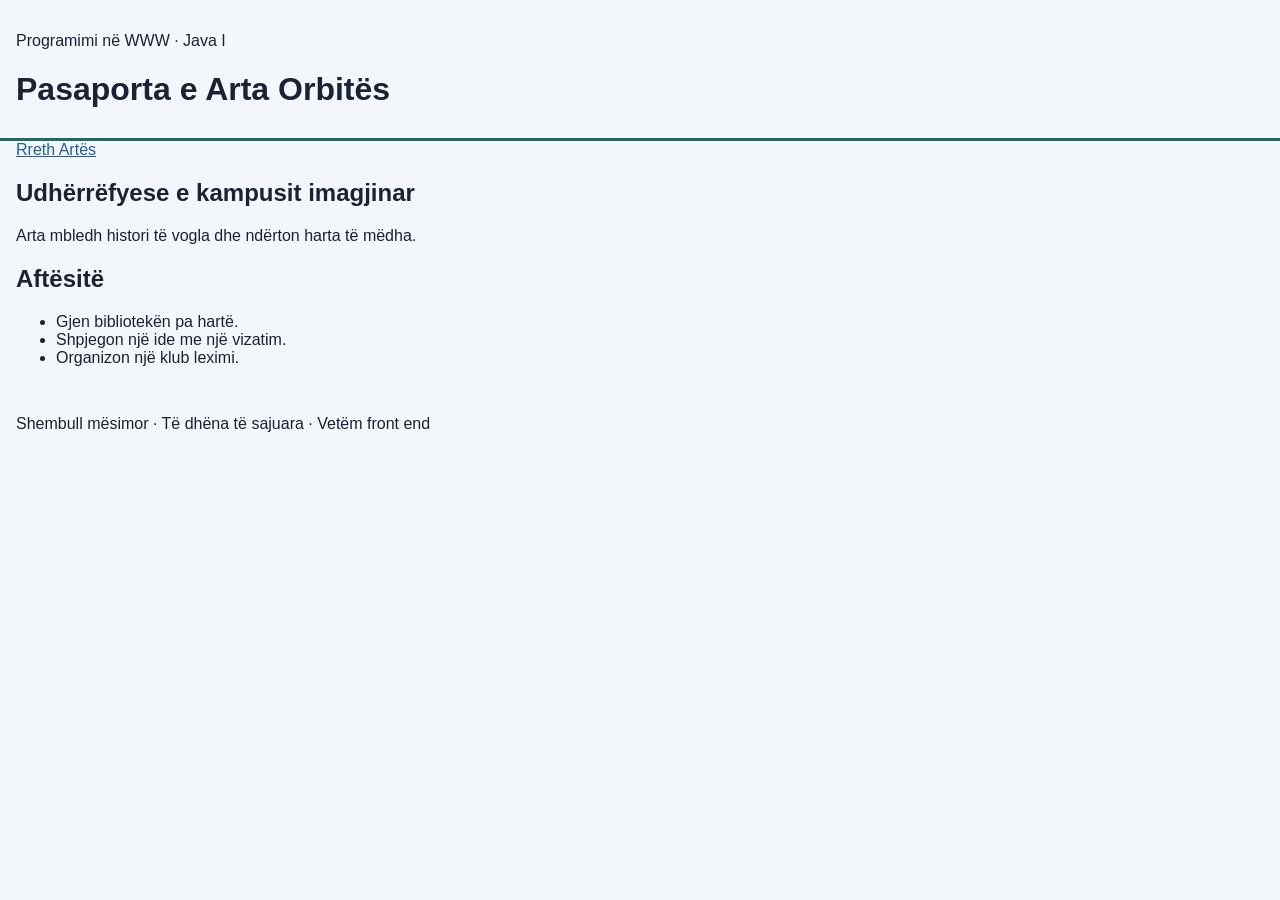
<file: JavaI/index.html>
<!DOCTYPE html>
<html lang="sq">
<head>
  <meta charset="UTF-8">
  <meta name="viewport" content="width=device-width, initial-scale=1.0">
  <title>Pasaporta e Arta Orbitës</title>
  <link rel="stylesheet" href="style.css">
</head>
<body>
  <header>
    <p>Programimi në WWW · Java I</p>
    <h1>Pasaporta e Arta Orbitës</h1>
  </header>
  <main>
    <nav>
      <a href="rreth.html">Rreth Artës</a>
    </nav>
    <h2>Udhërrëfyese e kampusit imagjinar</h2>
    <p>Arta mbledh histori të vogla dhe ndërton harta të mëdha.</p>
    <h2>Aftësitë</h2>
    <ul>
      <li>Gjen bibliotekën pa hartë.</li>
      <li>Shpjegon një ide me një vizatim.</li>
      <li>Organizon një klub leximi.</li>
    </ul>
  </main>
  <footer>
    <p>Shembull mësimor · Të dhëna të sajuara · Vetëm front end</p>
  </footer>
</body>
</html>
</file>
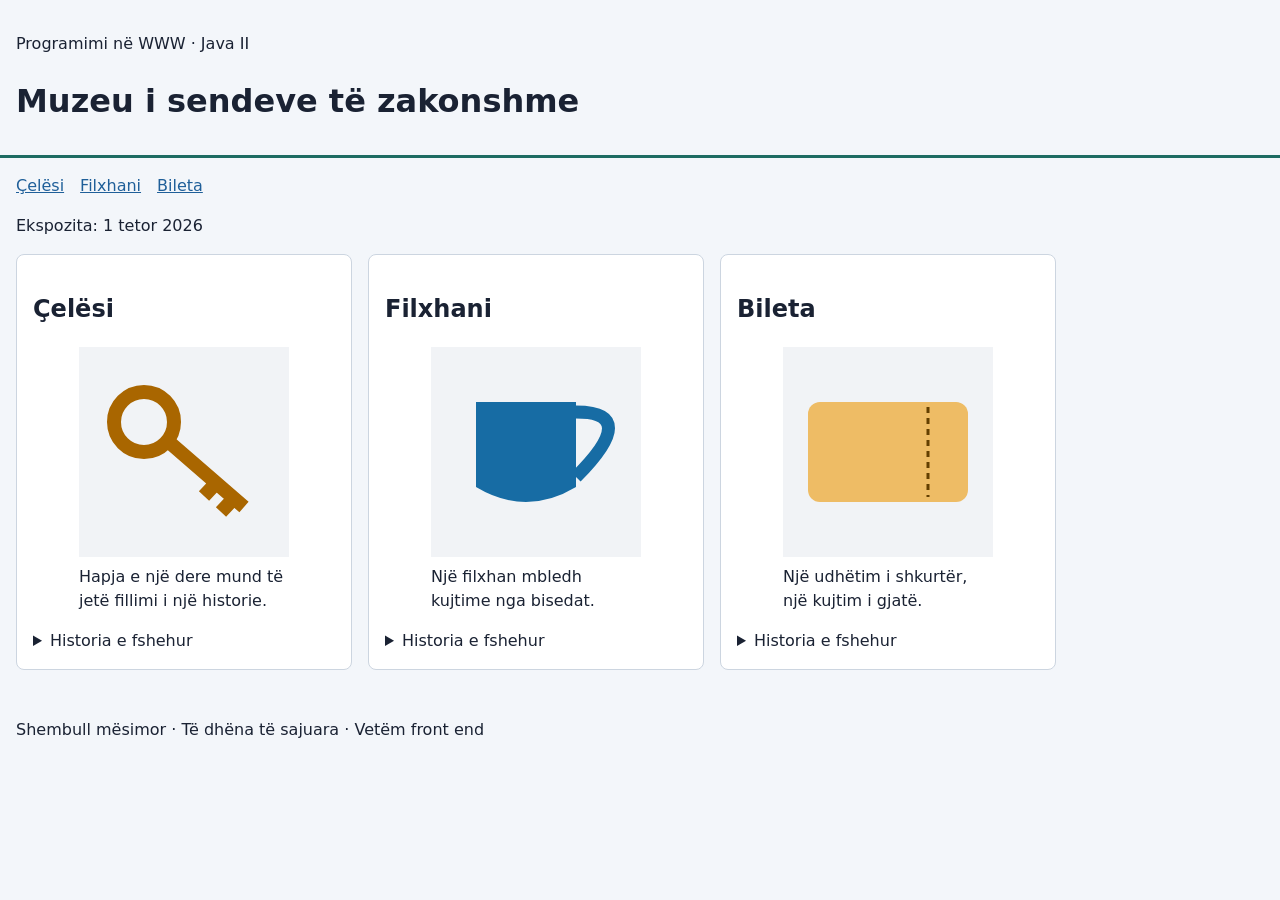
<file: JavaII/index.html>
<!doctype html>
<html lang="sq">
  <head>
    <meta charset="UTF-8" />
    <meta name="viewport" content="width=device-width, initial-scale=1" />
    <title>Muzeu i sendeve të zakonshme</title>
    <link rel="stylesheet" href="style.css" />
  </head>
  <body>
    <a class="skip" href="#main">Kalo te përmbajtja</a>
    <header>
      <p>Programimi në WWW · Java II</p>
      <h1>Muzeu i sendeve të zakonshme</h1>
    </header>
    <main id="main">
      <nav aria-label="Sendet e ekspozitës">
        <ul>
          <li><a href="#celesi">Çelësi</a></li>
          <li><a href="#filxhani">Filxhani</a></li>
          <li><a href="#bileta">Bileta</a></li>
        </ul>
      </nav>
      <p>Ekspozita: <time datetime="2026-10-01">1 tetor 2026</time></p>

      <section class="galeria" aria-label="Sendet e muzeut">
        <article id="celesi" class="karta">
          <h2>Çelësi</h2>
          <figure>
            <img src="celesi.svg" alt="Çelës i vjetër ngjyrë bronzi me kokë të rrumbullakët" width="210" height="210" />
            <figcaption>Hapja e një dere mund të jetë fillimi i një historie.</figcaption>
          </figure>
          <details>
            <summary>Historia e fshehur</summary>
            <p>Ky çelës u gjet në xhepin e një palltoje të harruar në bibliotekë. Askush nuk e di cilën derë hap.</p>
          </details>
        </article>

        <article id="filxhani" class="karta">
          <h2>Filxhani</h2>
          <figure>
            <img src="filxhani.svg" alt="Filxhan blu me dorezë të rrumbullakët" width="210" height="210" />
            <figcaption>Një filxhan mbledh kujtime nga bisedat.</figcaption>
          </figure>
          <details>
            <summary>Historia e fshehur</summary>
            <p>Nga ky filxhan u pi çaji i parë i klubit të leximit. Që atëherë, çdo takim nis me të.</p>
          </details>
        </article>

        <article id="bileta" class="karta">
          <h2>Bileta</h2>
          <figure>
            <img src="bileta.svg" alt="Biletë e verdhë me vijë të ndërprerë për t'u shqyer" width="210" height="210" />
            <figcaption>Një udhëtim i shkurtër, një kujtim i gjatë.</figcaption>
          </figure>
          <details>
            <summary>Historia e fshehur</summary>
            <p>Bileta e një treni të mbrëmjes drejt detit. Pjesa e shqyer mbeti te kontrollori.</p>
          </details>
        </article>
      </section>
    </main>
    <footer>Shembull mësimor · Të dhëna të sajuara · Vetëm front end</footer>
  </body>
</html>
</file>
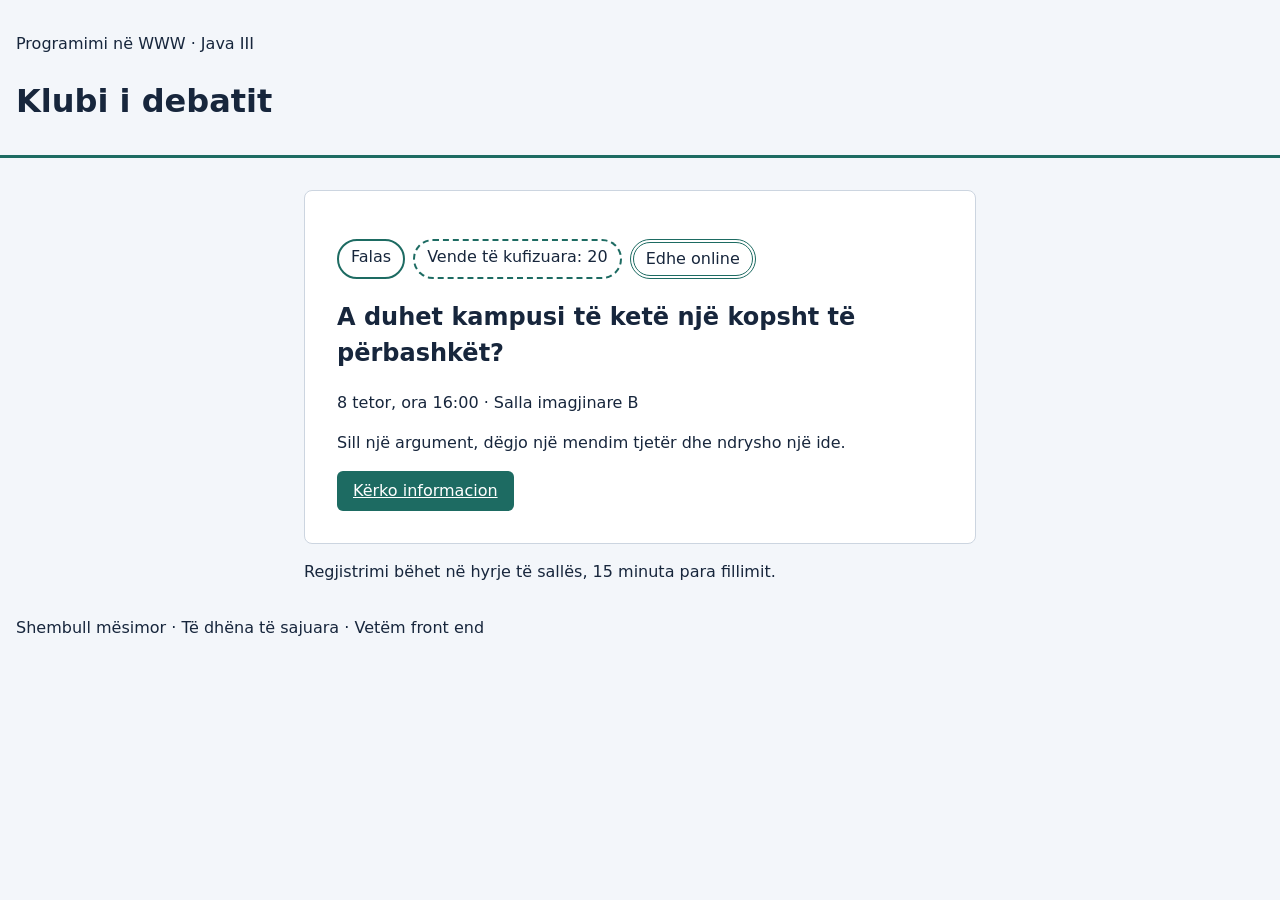
<file: JavaIII/index.html>
<!doctype html>
<html lang="sq">
  <head>
    <meta charset="UTF-8" />
    <meta name="viewport" content="width=device-width, initial-scale=1" />
    <title>Klubi i debatit</title>
    <link rel="stylesheet" href="style.css" />
    <link rel="stylesheet" href="gabime.css" />
  </head>
  <body>
    <a class="skip" href="#main">Kalo te përmbajtja</a>
    <header class="koka">
      <p>Programimi në WWW · Java III</p>
      <h1>Klubi i debatit</h1>
    </header>
    <main id="main">
      <article id="poster" class="poster">
        <ul class="etiketat" aria-label="Informata për hyrjen">
          <li class="etiketa etiketa--falas">Falas</li>
          <li class="etiketa etiketa--kufizuar">Vende të kufizuara: 20</li>
          <li class="etiketa etiketa--online">Edhe online</li>
        </ul>
        <h2>A duhet kampusi të ketë një kopsht të përbashkët?</h2>
        <p><time datetime="2026-10-08T16:00">8 tetor, ora 16:00</time> · Salla imagjinare B</p>
        <p>Sill një argument, dëgjo një mendim tjetër dhe ndrysho një ide.</p>
        <a class="butoni" href="#regjistrimi">Kërko informacion</a>
      </article>
      <p id="regjistrimi" class="shenim">Regjistrimi bëhet në hyrje të sallës, 15 minuta para fillimit.</p>
    </main>
    <footer>Shembull mësimor · Të dhëna të sajuara · Vetëm front end</footer>
  </body>
</html>
</file>
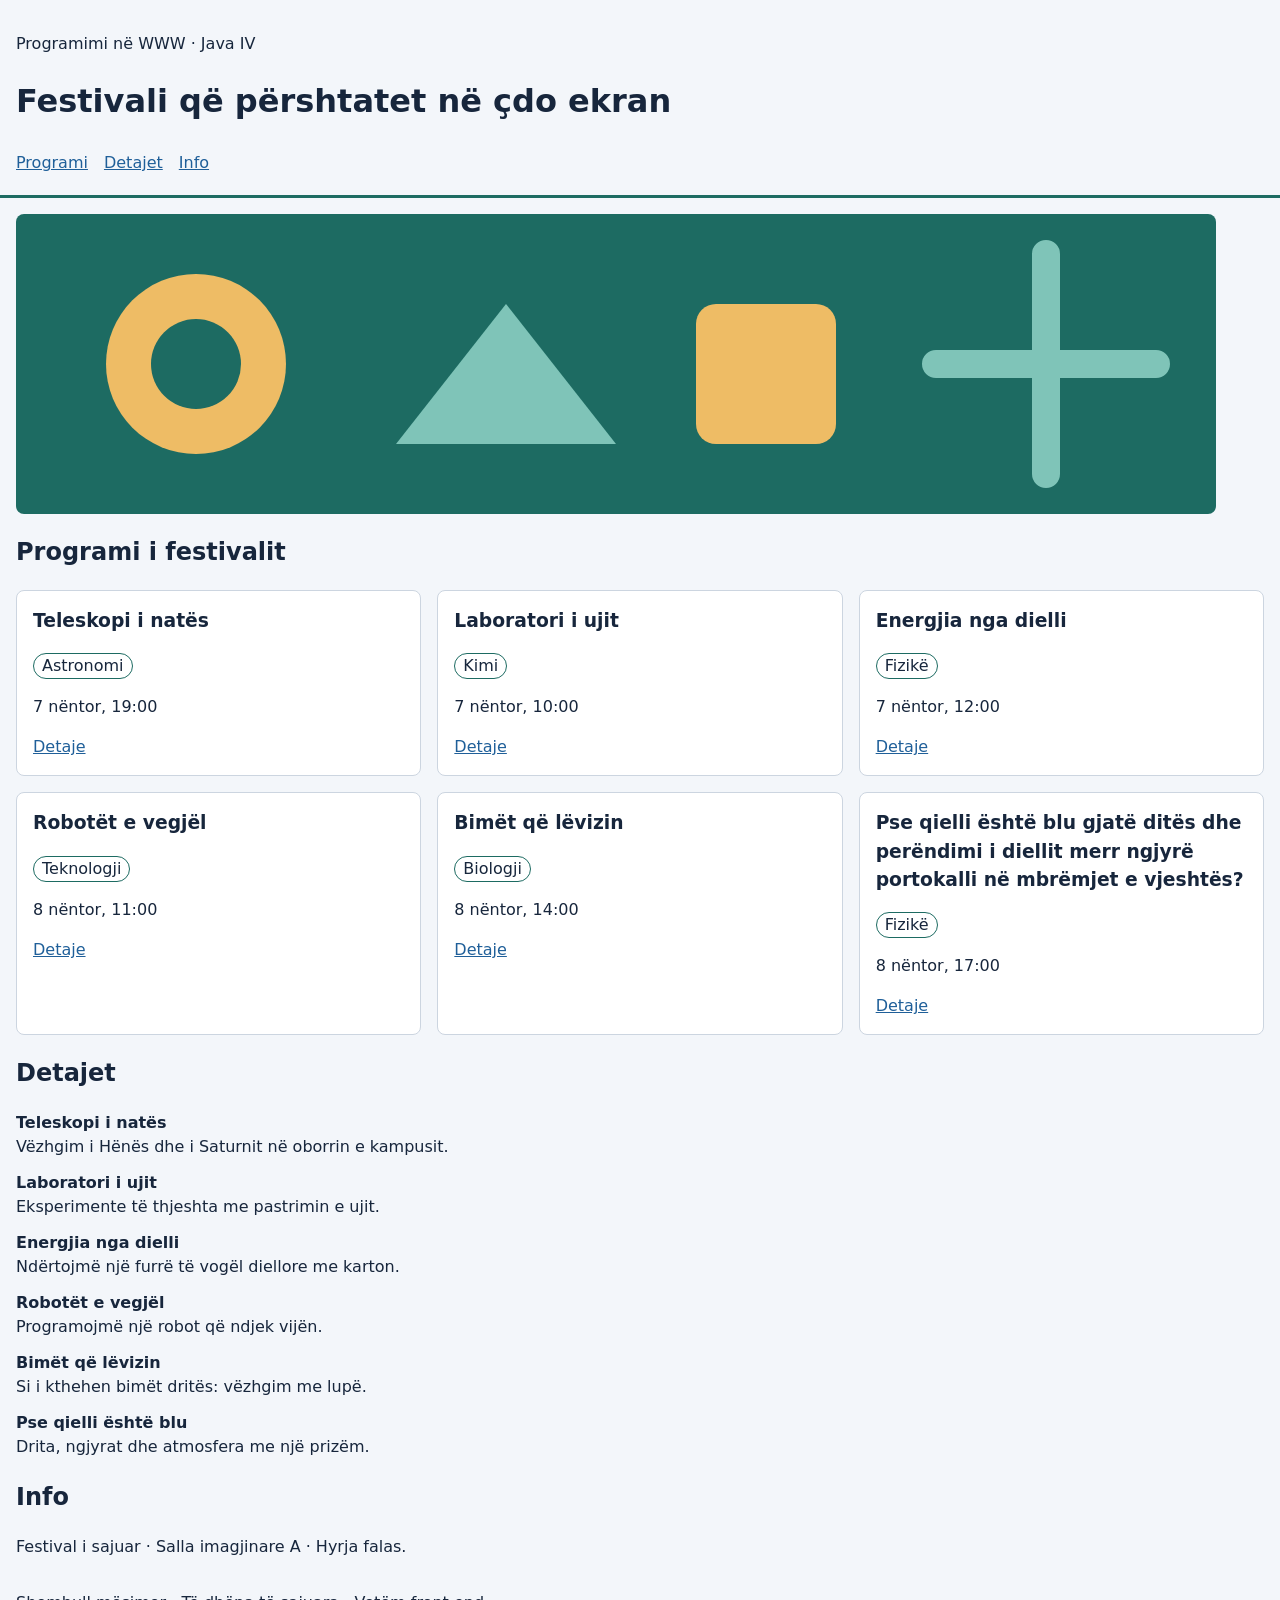
<file: JavaIV/index.html>
<!doctype html>
<html lang="sq">
  <head>
    <meta charset="UTF-8" />
    <meta name="viewport" content="width=device-width, initial-scale=1" />
    <title>Festivali që përshtatet në çdo ekran</title>
    <link rel="stylesheet" href="style.css" />
  </head>
  <body>
    <a class="skip" href="#main">Kalo te përmbajtja</a>
    <header class="koka">
      <p>Programimi në WWW · Java IV</p>
      <h1>Festivali që përshtatet në çdo ekran</h1>
      <nav aria-label="Menuja kryesore">
        <ul class="menuja">
          <li><a href="#programi">Programi</a></li>
          <li><a href="#detajet">Detajet</a></li>
          <li><a href="#info">Info</a></li>
        </ul>
      </nav>
    </header>
    <main id="main">
      <img class="banner" src="festivali.svg" alt="Figura gjeometrike me ngjyra që simbolizojnë festivalin shkencor" width="1200" height="300" />

      <section id="programi">
        <h2>Programi i festivalit</h2>
        <div class="kartat">
          <article class="karta">
            <h3>Teleskopi i natës</h3>
            <p class="kategoria">Astronomi</p>
            <p><time datetime="2026-11-07T19:00">7 nëntor, 19:00</time></p>
            <a href="#d-teleskopi">Detaje</a>
          </article>
          <article class="karta">
            <h3>Laboratori i ujit</h3>
            <p class="kategoria">Kimi</p>
            <p><time datetime="2026-11-07T10:00">7 nëntor, 10:00</time></p>
            <a href="#d-uji">Detaje</a>
          </article>
          <article class="karta">
            <h3>Energjia nga dielli</h3>
            <p class="kategoria">Fizikë</p>
            <p><time datetime="2026-11-07T12:00">7 nëntor, 12:00</time></p>
            <a href="#d-energjia">Detaje</a>
          </article>
          <article class="karta">
            <h3>Robotët e vegjël</h3>
            <p class="kategoria">Teknologji</p>
            <p><time datetime="2026-11-08T11:00">8 nëntor, 11:00</time></p>
            <a href="#d-robotet">Detaje</a>
          </article>
          <article class="karta">
            <h3>Bimët që lëvizin</h3>
            <p class="kategoria">Biologji</p>
            <p><time datetime="2026-11-08T14:00">8 nëntor, 14:00</time></p>
            <a href="#d-bimet">Detaje</a>
          </article>
          <article class="karta">
            <h3>Pse qielli është blu gjatë ditës dhe perëndimi i diellit merr ngjyrë portokalli në mbrëmjet e vjeshtës?</h3>
            <p class="kategoria">Fizikë</p>
            <p><time datetime="2026-11-08T17:00">8 nëntor, 17:00</time></p>
            <a href="#d-qielli">Detaje</a>
          </article>
        </div>
      </section>

      <section id="detajet">
        <h2>Detajet</h2>
        <dl>
          <dt id="d-teleskopi">Teleskopi i natës</dt>
          <dd>Vëzhgim i Hënës dhe i Saturnit në oborrin e kampusit.</dd>
          <dt id="d-uji">Laboratori i ujit</dt>
          <dd>Eksperimente të thjeshta me pastrimin e ujit.</dd>
          <dt id="d-energjia">Energjia nga dielli</dt>
          <dd>Ndërtojmë një furrë të vogël diellore me karton.</dd>
          <dt id="d-robotet">Robotët e vegjël</dt>
          <dd>Programojmë një robot që ndjek vijën.</dd>
          <dt id="d-bimet">Bimët që lëvizin</dt>
          <dd>Si i kthehen bimët dritës: vëzhgim me lupë.</dd>
          <dt id="d-qielli">Pse qielli është blu</dt>
          <dd>Drita, ngjyrat dhe atmosfera me një prizëm.</dd>
        </dl>
      </section>

      <section id="info">
        <h2>Info</h2>
        <p>Festival i sajuar · Salla imagjinare A · Hyrja falas.</p>
      </section>
    </main>
    <footer>Shembull mësimor · Të dhëna të sajuara · Vetëm front end</footer>
  </body>
</html>
</file>
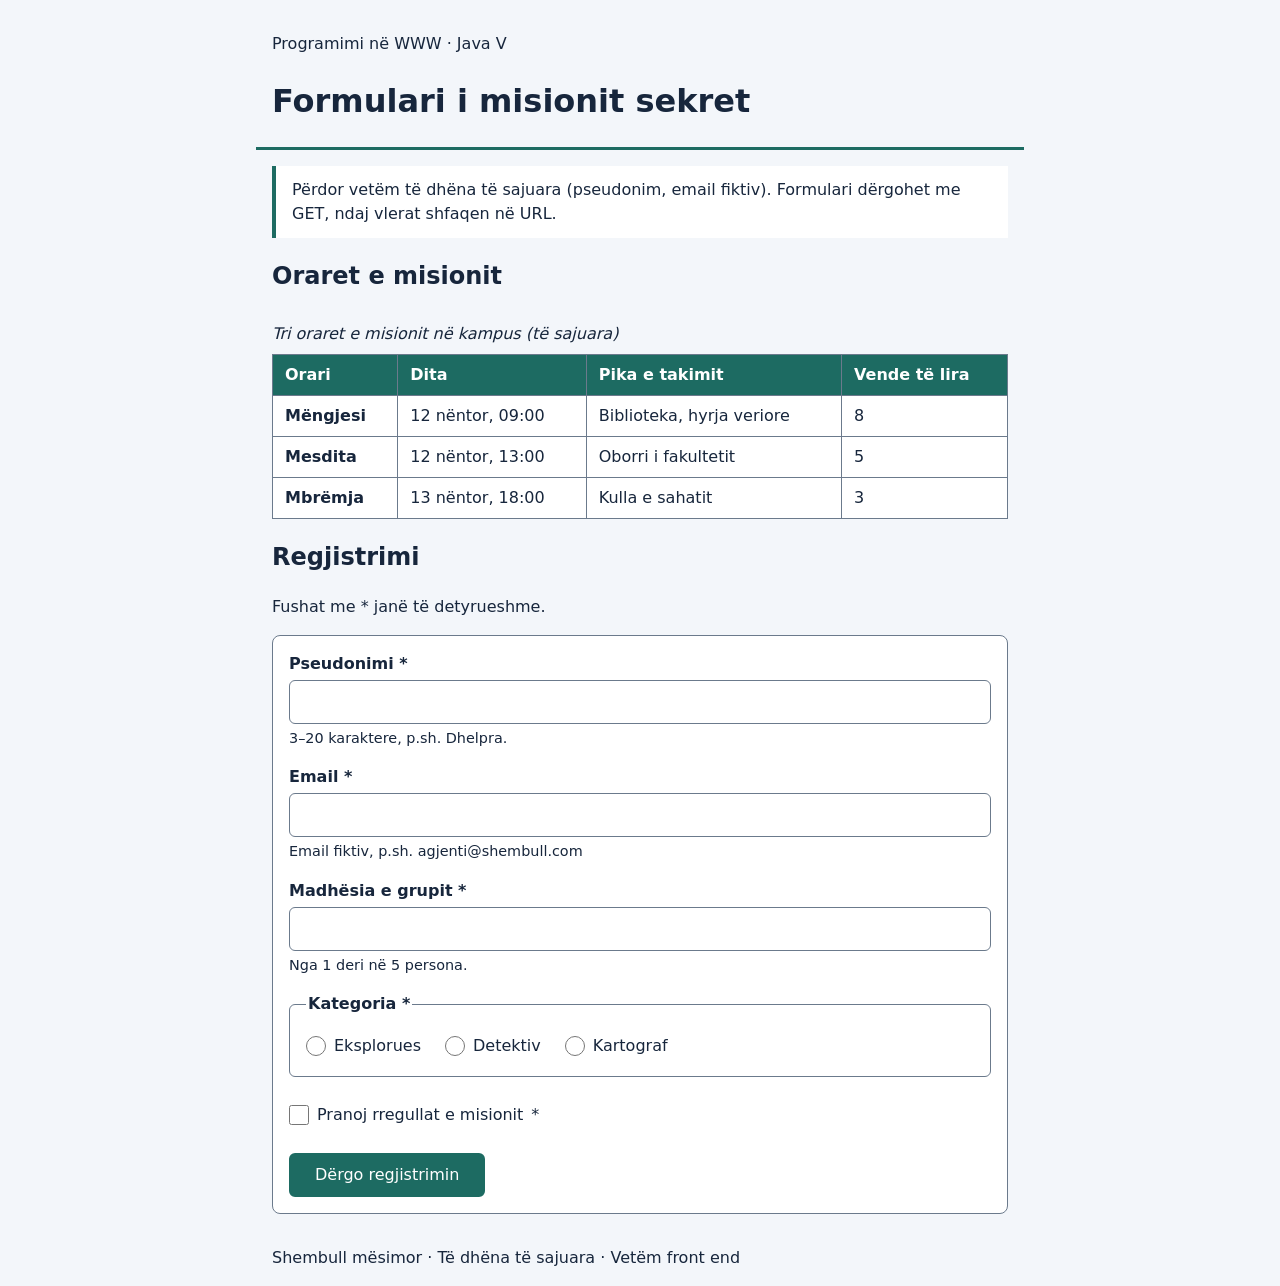
<file: JavaV/index.html>
<!doctype html>
<html lang="sq">
  <head>
    <meta charset="UTF-8" />
    <meta name="viewport" content="width=device-width, initial-scale=1" />
    <title>Formulari i misionit sekret</title>
    <link rel="stylesheet" href="style.css" />
  </head>
  <body>
    <a class="skip" href="#main">Kalo te përmbajtja</a>
    <header class="koka">
      <p>Programimi në WWW · Java V</p>
      <h1>Formulari i misionit sekret</h1>
    </header>
    <main id="main">
      <p class="shenim">Përdor vetëm të dhëna të sajuara (pseudonim, email fiktiv). Formulari dërgohet me GET, ndaj vlerat shfaqen në URL.</p>

      <section aria-labelledby="titulli-oraret">
        <h2 id="titulli-oraret">Oraret e misionit</h2>
        <div class="tabela-mbeshtjellese">
          <table>
            <caption>Tri oraret e misionit në kampus (të sajuara)</caption>
            <thead>
              <tr>
                <th scope="col">Orari</th>
                <th scope="col">Dita</th>
                <th scope="col">Pika e takimit</th>
                <th scope="col">Vende të lira</th>
              </tr>
            </thead>
            <tbody>
              <tr>
                <th scope="row">Mëngjesi</th>
                <td><time datetime="2026-11-12T09:00">12 nëntor, 09:00</time></td>
                <td>Biblioteka, hyrja veriore</td>
                <td>8</td>
              </tr>
              <tr>
                <th scope="row">Mesdita</th>
                <td><time datetime="2026-11-12T13:00">12 nëntor, 13:00</time></td>
                <td>Oborri i fakultetit</td>
                <td>5</td>
              </tr>
              <tr>
                <th scope="row">Mbrëmja</th>
                <td><time datetime="2026-11-13T18:00">13 nëntor, 18:00</time></td>
                <td>Kulla e sahatit</td>
                <td>3</td>
              </tr>
            </tbody>
          </table>
        </div>
      </section>

      <section aria-labelledby="titulli-regjistrimi">
        <h2 id="titulli-regjistrimi">Regjistrimi</h2>
        <p>Fushat me <span aria-hidden="true">*</span> janë të detyrueshme.</p>

        <form class="formulari" action="pranuar.html" method="get">
          <div class="fusha">
            <label for="pseudonimi">Pseudonimi <span aria-hidden="true">*</span></label>
            <input id="pseudonimi" name="pseudonimi" type="text" required minlength="3" maxlength="20" pattern=".{3,20}" title="Pseudonimi duhet të ketë 3 deri në 20 karaktere." autocomplete="off" aria-describedby="pseudonimi-ndihme" />
            <p class="ndihme" id="pseudonimi-ndihme">3–20 karaktere, p.sh. Dhelpra.</p>
          </div>

          <div class="fusha">
            <label for="email">Email <span aria-hidden="true">*</span></label>
            <input id="email" name="email" type="email" inputmode="email" required autocomplete="off" autocapitalize="off" spellcheck="false" aria-describedby="email-ndihme" />
            <p class="ndihme" id="email-ndihme">Email fiktiv, p.sh. agjenti@shembull.com</p>
          </div>

          <div class="fusha">
            <label for="grupi">Madhësia e grupit <span aria-hidden="true">*</span></label>
            <input id="grupi" name="grupi" type="number" required min="1" max="5" step="1" inputmode="numeric" aria-describedby="grupi-ndihme" />
            <p class="ndihme" id="grupi-ndihme">Nga 1 deri në 5 persona.</p>
          </div>

          <fieldset>
            <legend>Kategoria <span aria-hidden="true">*</span></legend>
            <div class="zgjedhjet">
              <label><input type="radio" name="kategoria" value="Eksplorues" required /> Eksplorues</label>
              <label><input type="radio" name="kategoria" value="Detektiv" /> Detektiv</label>
              <label><input type="radio" name="kategoria" value="Kartograf" /> Kartograf</label>
            </div>
          </fieldset>

          <div class="fusha">
            <label class="pajtimi"><input type="checkbox" name="rregullat" value="po" required /> Pranoj rregullat e misionit <span aria-hidden="true">*</span></label>
          </div>

          <button type="submit" class="butoni">Dërgo regjistrimin</button>
        </form>
      </section>
    </main>
    <footer>Shembull mësimor · Të dhëna të sajuara · Vetëm front end</footer>
  </body>
</html>
</file>
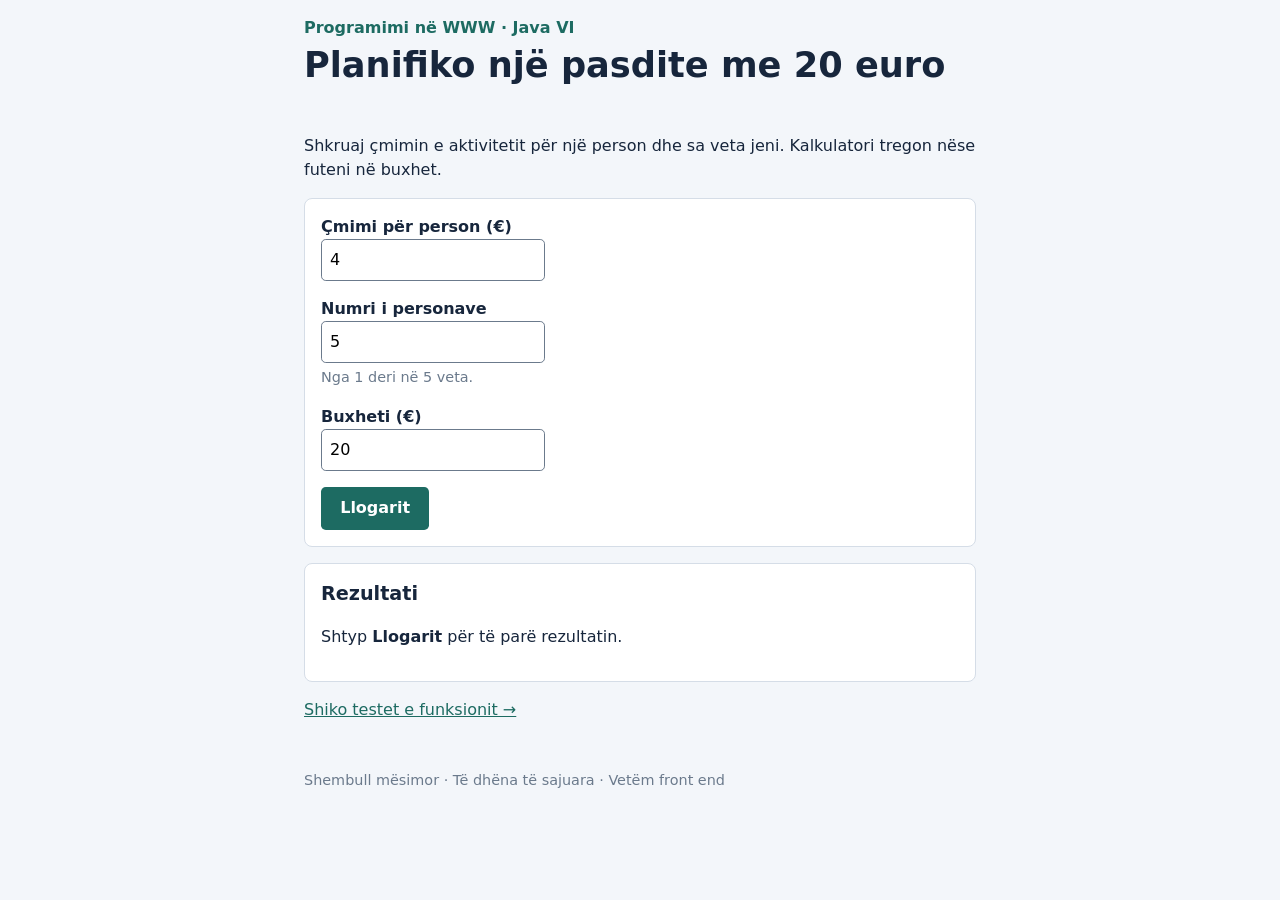
<file: JavaVI/index.html>
<!doctype html>
<html lang="sq">
  <head>
    <meta charset="UTF-8" />
    <meta name="viewport" content="width=device-width, initial-scale=1" />
    <title>Planifiko një pasdite me 20 euro</title>
    <link rel="stylesheet" href="style.css" />
  </head>
  <body>
    <a class="skip" href="#main">Kalo te përmbajtja</a>
    <header>
      <p>Programimi në WWW · Java VI</p>
      <h1>Planifiko një pasdite me 20 euro</h1>
    </header>
    <main id="main">
      <p>
        Shkruaj çmimin e aktivitetit për një person dhe sa veta jeni. Kalkulatori
        tregon nëse futeni në buxhet.
      </p>

      <!-- novalidate: kontrollin e bën llogarit(), që të shihen edhe mesazhet e tij. -->
      <form id="forma" class="paneli" novalidate>
        <div class="fusha">
          <label for="cmimi">Çmimi për person (€)</label>
          <input id="cmimi" name="cmimi" type="number" inputmode="decimal" min="0" step="0.01" value="4" />
        </div>
        <div class="fusha">
          <label for="persona">Numri i personave</label>
          <input id="persona" name="persona" type="number" inputmode="numeric" min="1" max="5" step="1" value="5" aria-describedby="persona-ndihme" />
          <p id="persona-ndihme" class="ndihme">Nga 1 deri në 5 veta.</p>
        </div>
        <div class="fusha">
          <label for="buxheti">Buxheti (€)</label>
          <input id="buxheti" name="buxheti" type="number" inputmode="decimal" min="0" step="0.01" value="20" />
        </div>
        <button type="submit">Llogarit</button>
      </form>

      <section class="paneli" aria-labelledby="rezultati-titulli">
        <h2 id="rezultati-titulli">Rezultati</h2>
        <div id="rezultati" aria-live="polite">
          <p>Shtyp <strong>Llogarit</strong> për të parë rezultatin.</p>
        </div>
      </section>

      <p><a href="teste.html">Shiko testet e funksionit →</a></p>
    </main>
    <footer>Shembull mësimor · Të dhëna të sajuara · Vetëm front end</footer>
    <script type="module" src="ui.js"></script>
  </body>
</html>
</file>
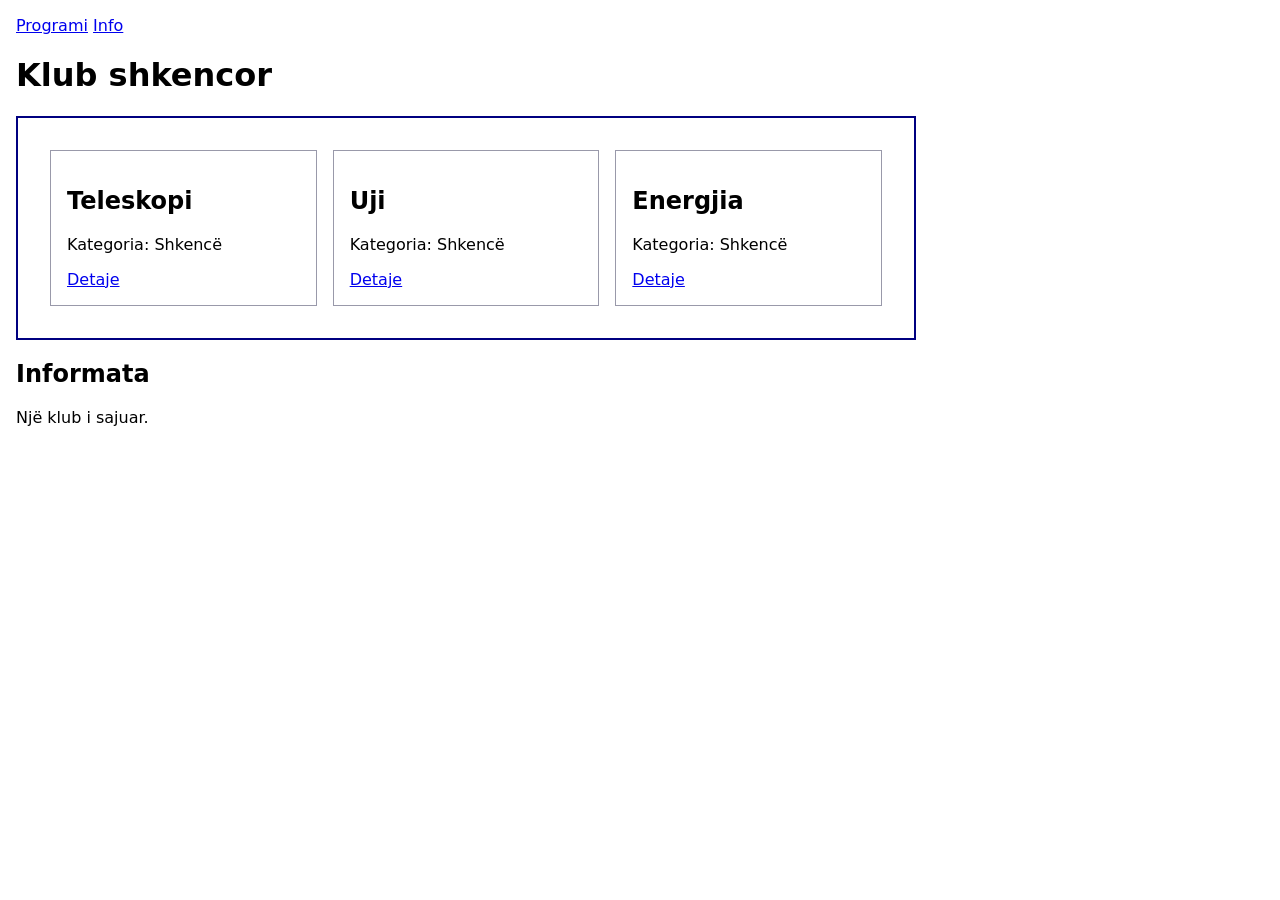
<file: Prova1-ushtrim/index.html>
<!doctype html>
<html lang="sq">
  <head>
    <meta charset="UTF-8" />
    <meta name="viewport" content="width=device-width,initial-scale=1" />
    <title>Klub shkencor</title>
    <link rel="stylesheet" href="style.css" />
  </head>
  <body>
    <nav><a href="#programi">Programi</a> <a href="#info">Info</a></nav>
    <main>
      <h1>Klub shkencor</h1>
      <section id="programi" class="cards">
        <article class="card">
          <h2>Teleskopi</h2>
          <p>Kategoria: Shkencë</p>
          <a href="#info">Detaje</a>
        </article>
        <article class="card">
          <h2>Uji</h2>
          <p>Kategoria: Shkencë</p>
          <a href="#info">Detaje</a>
        </article>
        <article class="card">
          <h2>Energjia</h2>
          <p>Kategoria: Shkencë</p>
          <a href="#info">Detaje</a>
        </article>
      </section>
      <section id="info">
        <h2>Informata</h2>
        <p>Një klub i sajuar.</p>
      </section>
    </main>
  </body>
</html>
</file>
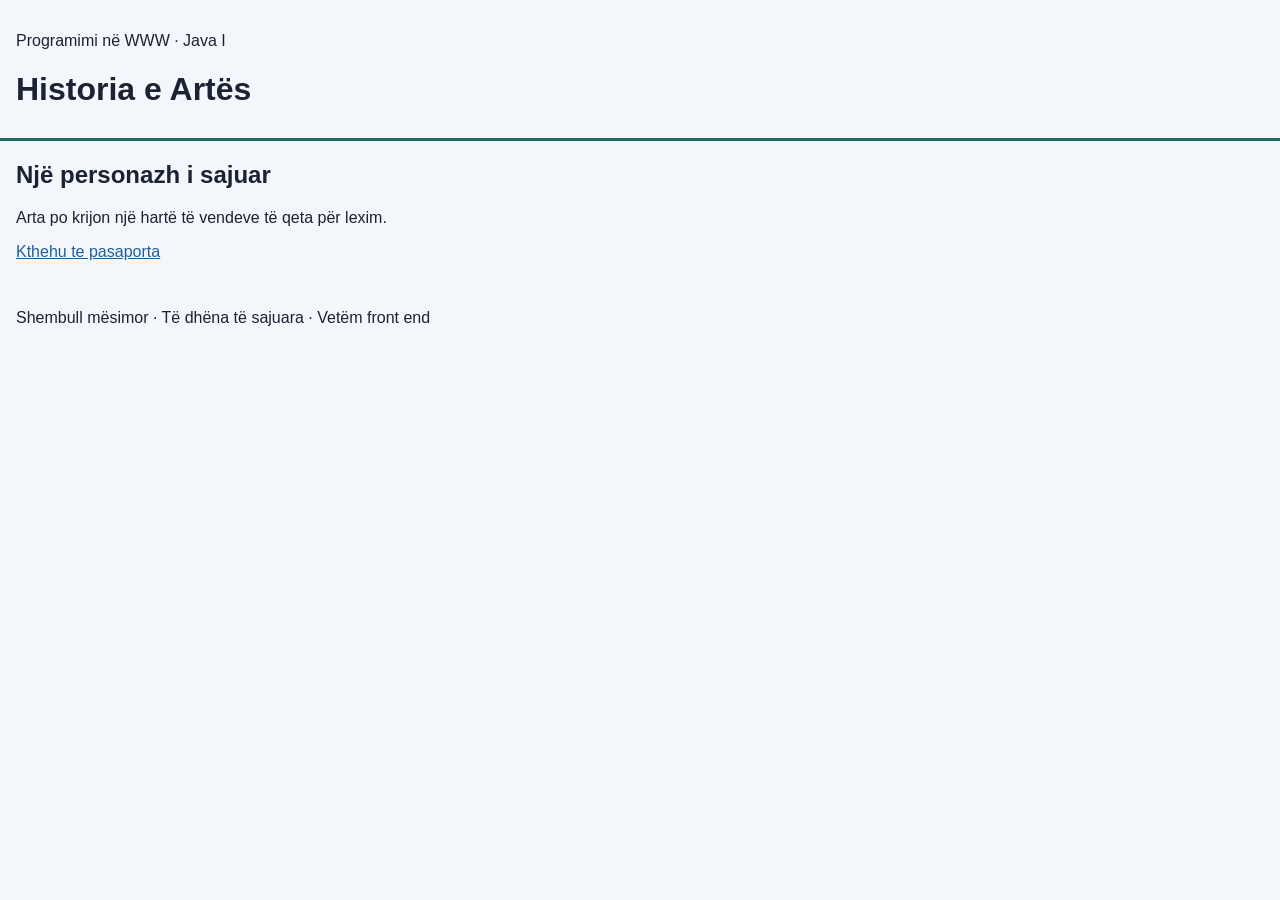
<file: JavaI/rreth.html>
<!DOCTYPE html>
<html lang="sq">
<head>
  <meta charset="UTF-8">
  <meta name="viewport" content="width=device-width, initial-scale=1.0">
  <title>Historia e Artës</title>
  <link rel="stylesheet" href="style.css">
</head>
<body>
  <header>
    <p>Programimi në WWW · Java I</p>
    <h1>Historia e Artës</h1>
  </header>
  <main>
    <h2>Një personazh i sajuar</h2>
    <p>Arta po krijon një hartë të vendeve të qeta për lexim.</p>
    <p><a href="index.html">Kthehu te pasaporta</a></p>
  </main>
  <footer>
    <p>Shembull mësimor · Të dhëna të sajuara · Vetëm front end</p>
  </footer>
</body>
</html>
</file>
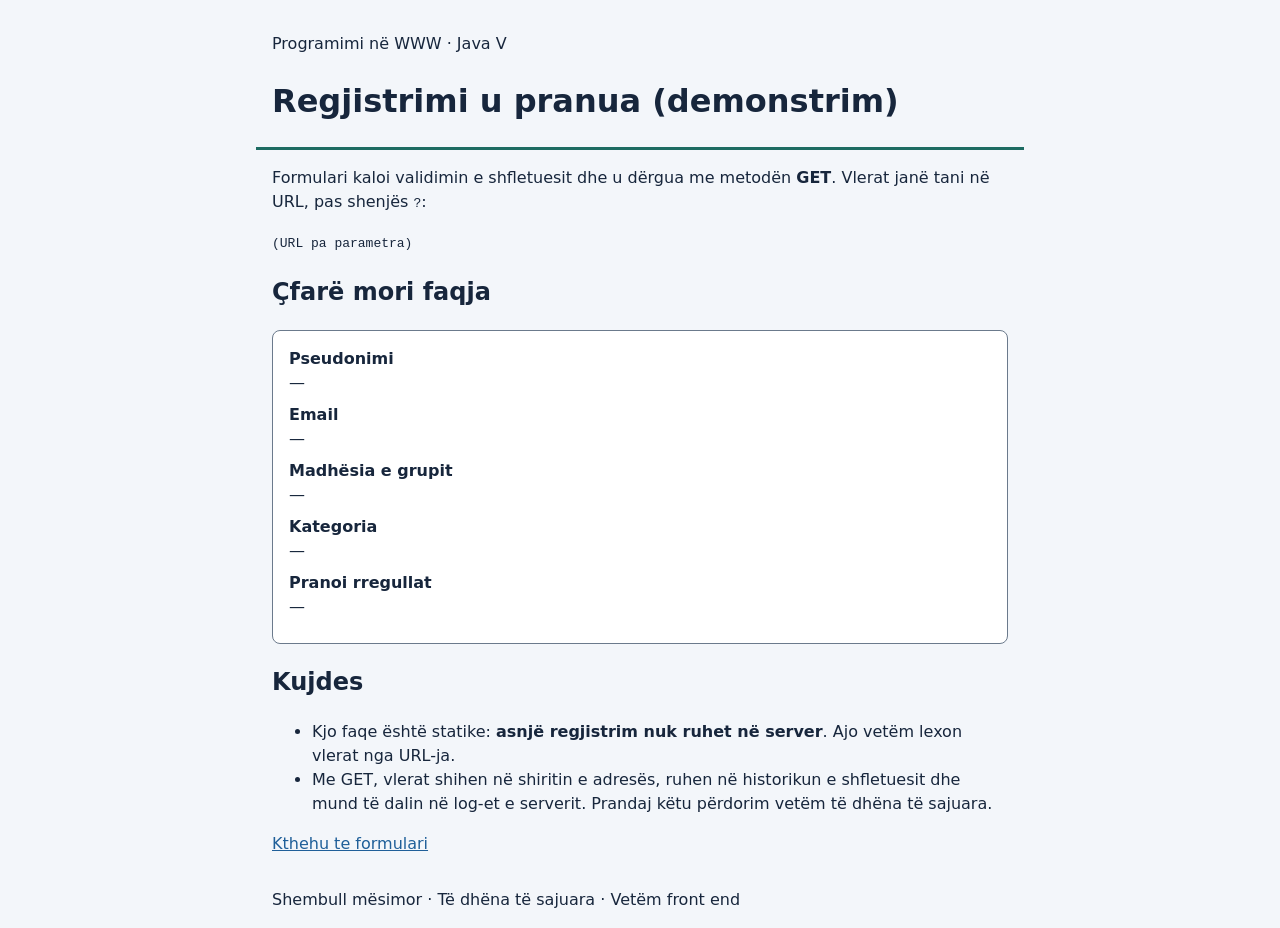
<file: JavaV/pranuar.html>
<!doctype html>
<html lang="sq">
  <head>
    <meta charset="UTF-8" />
    <meta name="viewport" content="width=device-width, initial-scale=1" />
    <title>Regjistrimi u pranua</title>
    <link rel="stylesheet" href="style.css" />
  </head>
  <body>
    <a class="skip" href="#main">Kalo te përmbajtja</a>
    <header class="koka">
      <p>Programimi në WWW · Java V</p>
      <h1>Regjistrimi u pranua (demonstrim)</h1>
    </header>
    <main id="main">
      <p>Formulari kaloi validimin e shfletuesit dhe u dërgua me metodën <strong>GET</strong>. Vlerat janë tani në URL, pas shenjës <code>?</code>:</p>
      <p class="url"><code id="kerkesa">—</code></p>

      <h2>Çfarë mori faqja</h2>
      <dl id="te-dhenat" class="te-dhenat"></dl>

      <h2>Kujdes</h2>
      <ul>
        <li>Kjo faqe është statike: <strong>asnjë regjistrim nuk ruhet në server</strong>. Ajo vetëm lexon vlerat nga URL-ja.</li>
        <li>Me GET, vlerat shihen në shiritin e adresës, ruhen në historikun e shfletuesit dhe mund të dalin në log-et e serverit. Prandaj këtu përdorim vetëm të dhëna të sajuara.</li>
      </ul>
      <p><a href="index.html">Kthehu te formulari</a></p>
    </main>
    <footer>Shembull mësimor · Të dhëna të sajuara · Vetëm front end</footer>
    <script>
      // Lexon parametrat GET dhe i shfaq si tekst (textContent, jo HTML)
      const parametrat = new URLSearchParams(location.search);
      document.getElementById("kerkesa").textContent = location.search || "(URL pa parametra)";
      const lista = document.getElementById("te-dhenat");
      const emrat = {
        pseudonimi: "Pseudonimi",
        email: "Email",
        grupi: "Madhësia e grupit",
        kategoria: "Kategoria",
        rregullat: "Pranoi rregullat",
      };
      for (const [celesi, etiketa] of Object.entries(emrat)) {
        const dt = document.createElement("dt");
        const dd = document.createElement("dd");
        dt.textContent = etiketa;
        dd.textContent = parametrat.get(celesi) || "—";
        lista.append(dt, dd);
      }
    </script>
  </body>
</html>
</file>
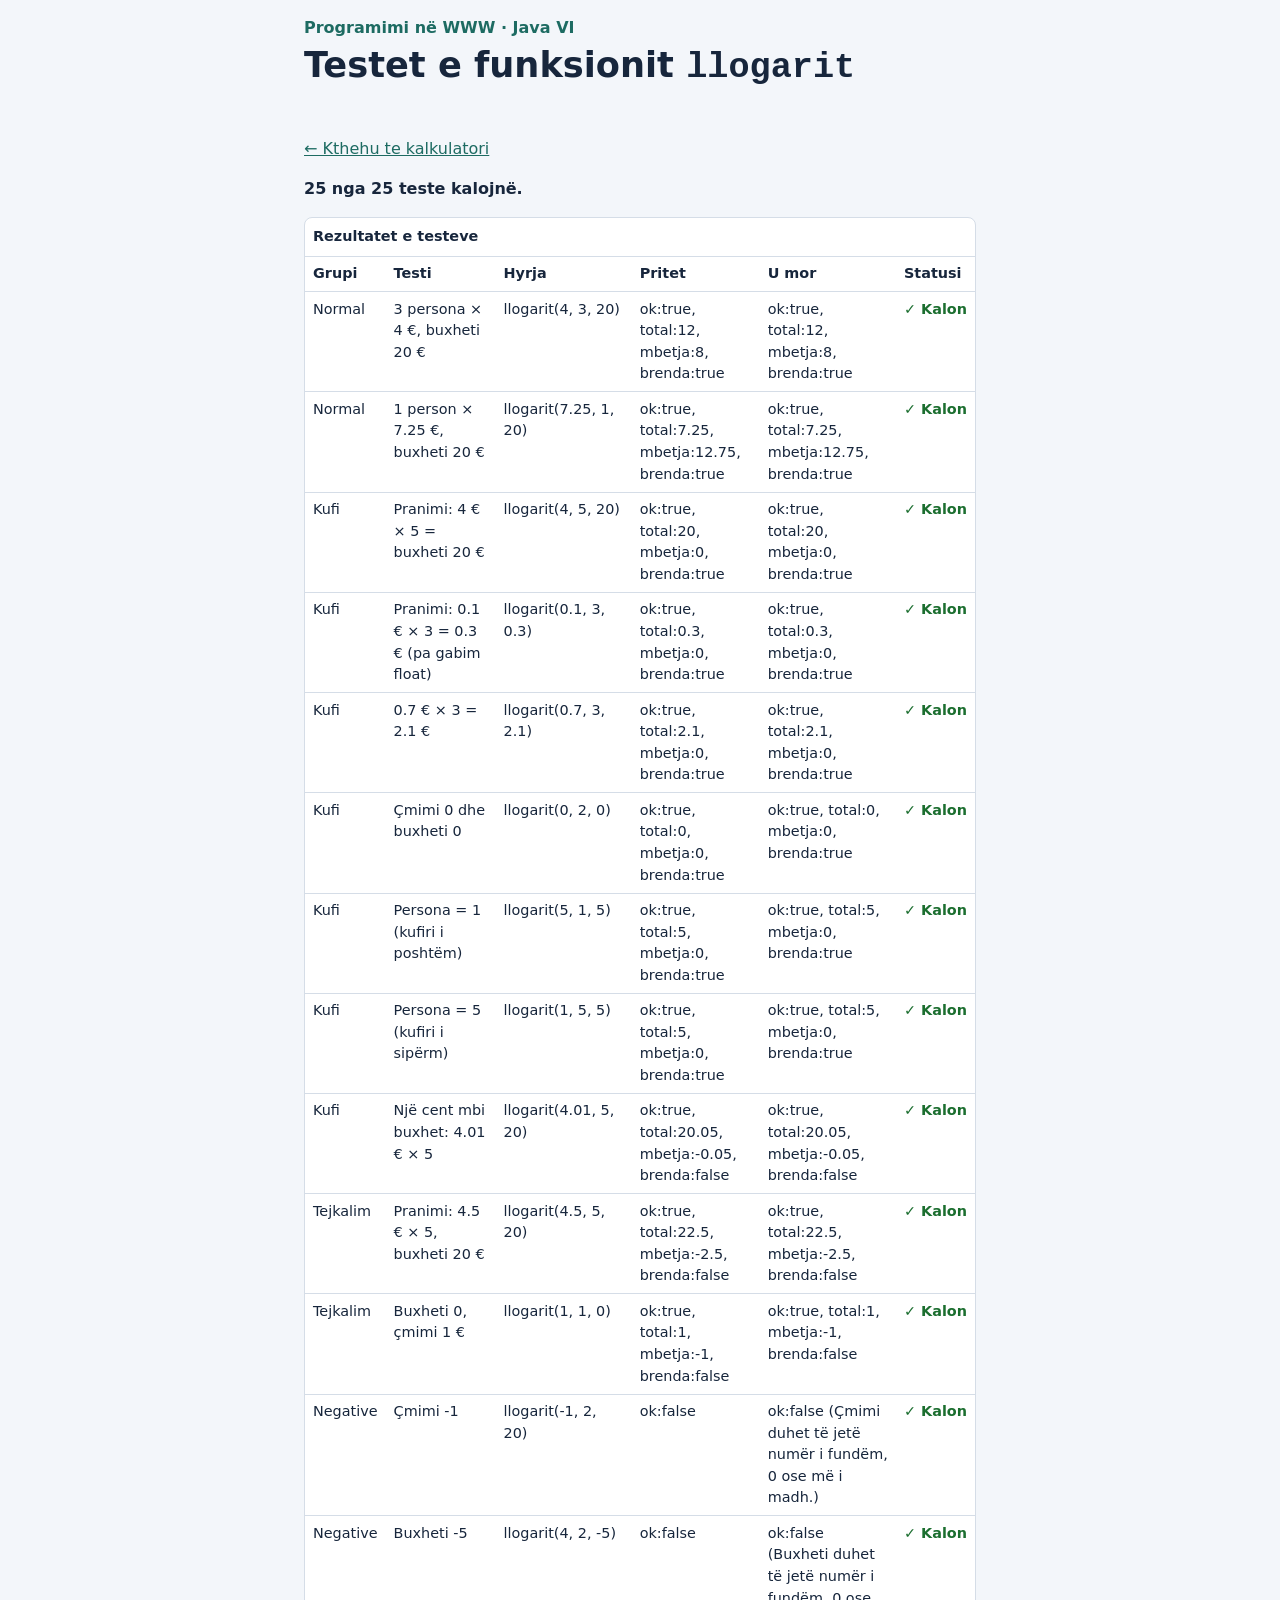
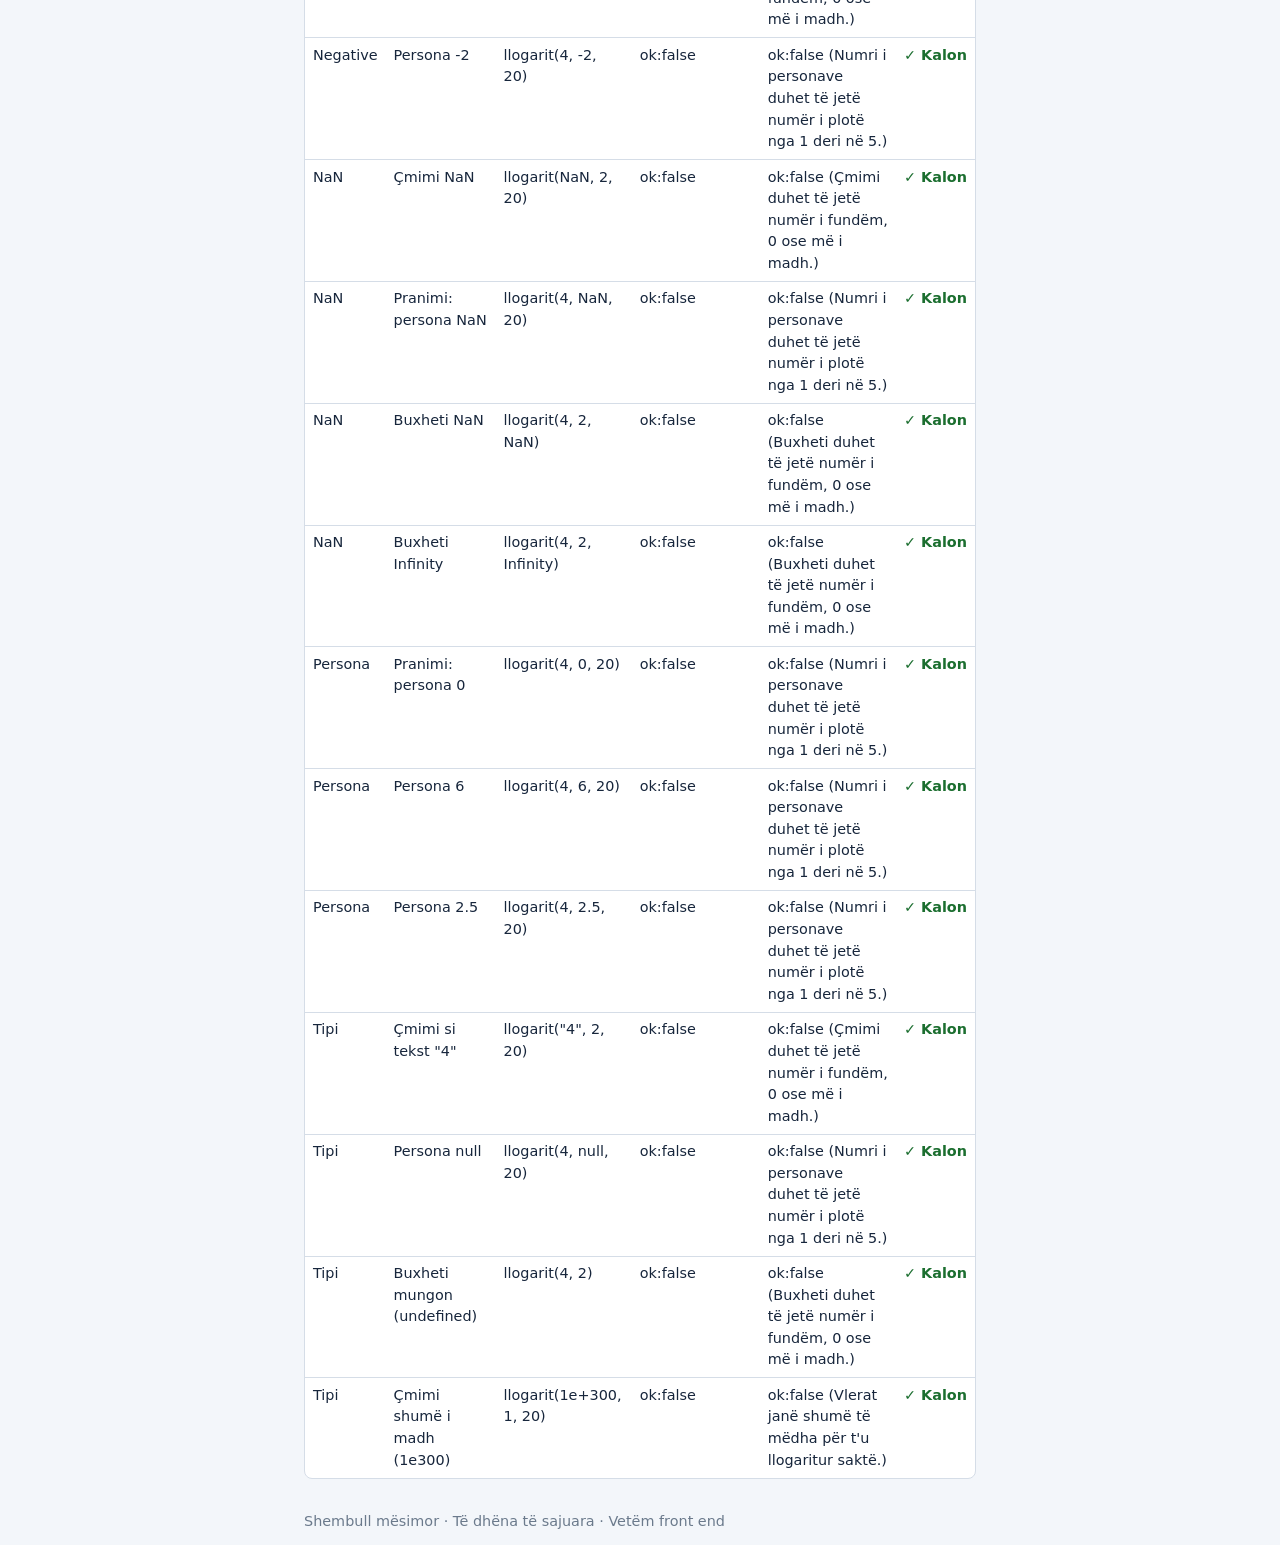
<file: JavaVI/teste.html>
<!doctype html>
<html lang="sq">
  <head>
    <meta charset="UTF-8" />
    <meta name="viewport" content="width=device-width, initial-scale=1" />
    <title>Testet · Planifiko një pasdite me 20 euro</title>
    <link rel="stylesheet" href="style.css" />
  </head>
  <body>
    <a class="skip" href="#main">Kalo te përmbajtja</a>
    <header>
      <p>Programimi në WWW · Java VI</p>
      <h1>Testet e funksionit <code>llogarit</code></h1>
    </header>
    <main id="main">
      <p><a href="index.html">← Kthehu te kalkulatori</a></p>
      <p id="permbledhja" class="permbledhja" role="status">Testet po ekzekutohen…</p>
      <div class="tabela-kuti">
        <table>
          <caption>Rezultatet e testeve</caption>
          <thead>
            <tr>
              <th scope="col">Grupi</th>
              <th scope="col">Testi</th>
              <th scope="col">Hyrja</th>
              <th scope="col">Pritet</th>
              <th scope="col">U mor</th>
              <th scope="col">Statusi</th>
            </tr>
          </thead>
          <tbody id="rreshtat"></tbody>
        </table>
      </div>
    </main>
    <footer>Shembull mësimor · Të dhëna të sajuara · Vetëm front end</footer>
    <script type="module">
      import { ekzekutoTestet } from "./teste.js";

      // JSON.stringify e kthen NaN në null, prandaj hyrjet shkruhen me String().
      const shfaqHyrjen = (v) => (typeof v === "string" ? `"${v}"` : String(v));
      const shfaq = (r) =>
        r.ok
          ? `ok:true, total:${r.total}, mbetja:${r.mbetja}, brenda:${r.brenda}`
          : r.error
            ? `ok:false (${r.error})`
            : "ok:false";

      const rezultatet = ekzekutoTestet();
      const tbody = document.getElementById("rreshtat");

      for (const t of rezultatet) {
        const tr = document.createElement("tr");
        const qelizat = [
          t.grupi,
          t.emri,
          `llogarit(${t.hyrje.map(shfaqHyrjen).join(", ")})`,
          shfaq(t.pritet),
          shfaq(t.marre),
          t.kalon ? "✓ Kalon" : "✗ Dështon",
        ];
        for (const tekst of qelizat) {
          const td = document.createElement("td");
          td.textContent = tekst;
          tr.append(td);
        }
        tr.className = t.kalon ? "kalon" : "deshton";
        tbody.append(tr);
        console[t.kalon ? "log" : "error"](`${t.kalon ? "✓" : "✗"} ${t.emri}`, t.marre);
      }

      const kalojne = rezultatet.filter((t) => t.kalon).length;
      const permbledhja = document.getElementById("permbledhja");
      permbledhja.textContent = `${kalojne} nga ${rezultatet.length} teste kalojnë.`;
      permbledhja.dataset.gjithaKalojne = String(kalojne === rezultatet.length);
    </script>
  </body>
</html>
</file>
<file: JavaI/style.css>
body {
  margin: 0;
  font-family: "Segoe UI", Arial, sans-serif;
  background: #f3f6fa;
  color: #1a2233;
}
header {
  padding: 1rem 1rem 0.5rem;
  border-bottom: 3px solid #1d6b62;
}
main, footer {
  padding: 0 1rem;
}
footer {
  margin-top: 3rem;
}
a {
  color: #1f5f99;
}
</file>
<file: JavaII/style.css>
* {
  box-sizing: border-box;
}
body {
  margin: 0;
  font-family: system-ui, "Segoe UI", Arial, sans-serif;
  background: #f3f6fa;
  color: #1a2233;
  line-height: 1.5;
}
.skip {
  position: absolute;
  left: -999px;
}
.skip:focus {
  left: 1rem;
  top: 1rem;
  padding: 0.5rem;
  background: #fff;
}
header {
  padding: 1rem 1rem 0.5rem;
  border-bottom: 3px solid #1d6b62;
}
main,
footer {
  padding: 0 1rem;
}
footer {
  margin: 3rem 0 1rem;
}
a {
  color: #1f5f99;
}
nav ul {
  display: flex;
  gap: 1rem;
  padding: 0;
  list-style: none;
}
.galeria {
  display: grid;
  grid-template-columns: repeat(auto-fit, minmax(240px, 1fr));
  gap: 1rem;
  max-width: 1040px;
}
.karta {
  padding: 1rem;
  background: #fff;
  border: 1px solid #ccd5e0;
  border-radius: 8px;
}
figure {
  margin: 0 auto;
  max-width: 210px;
}
img {
  display: block;
  max-width: 100%;
  height: auto;
  background: #f1f3f6;
}
figcaption {
  margin-top: 0.5rem;
}
details {
  margin-top: 1rem;
}
summary {
  cursor: pointer;
}
</file>
<file: JavaIII/style.css>
:root {
  --ngjyra-teksti: #17263c;
  --ngjyra-sfondi: #f3f6fa;
  --ngjyra-paneli: #fff;
  --ngjyra-kryesore: #1d6b62;
  --ngjyra-kufiri: #ccd5e0;
  --ngjyra-fokusi: #e08a00;
  --hapesire-s: 0.5rem;
  --hapesire-m: 1rem;
  --hapesire-l: 2rem;
  --rrumbullakimi: 8px;
}
* {
  box-sizing: border-box;
}
body {
  margin: 0;
  font-family: system-ui, "Segoe UI", Arial, sans-serif;
  line-height: 1.5;
  color: var(--ngjyra-teksti);
  background: var(--ngjyra-sfondi);
}
.skip {
  position: absolute;
  left: -999px;
}
.skip:focus {
  left: var(--hapesire-m);
  top: var(--hapesire-m);
  padding: var(--hapesire-s);
  background: var(--ngjyra-paneli);
}
.koka {
  padding: var(--hapesire-m) var(--hapesire-m) var(--hapesire-s);
  border-bottom: 3px solid var(--ngjyra-kryesore);
}
main,
footer {
  padding: var(--hapesire-l) var(--hapesire-m) 0;
}
.poster {
  max-width: 42rem;
  margin: 0 auto;
  padding: var(--hapesire-l);
  background: var(--ngjyra-paneli);
  border: 1px solid var(--ngjyra-kufiri);
  border-radius: var(--rrumbullakimi);
}
.etiketat {
  display: flex;
  flex-wrap: wrap;
  gap: var(--hapesire-s);
  padding: 0;
  list-style: none;
}
.etiketa {
  padding: 0.25rem 0.75rem;
  border: 2px solid var(--ngjyra-kryesore);
  border-radius: 999px;
}
/* Etiketat dallohen edhe me tekst e me stil të kufirit, jo vetëm me ngjyrë. */
.etiketa--kufizuar {
  border-style: dashed;
}
.etiketa--online {
  border-style: double;
  border-width: 4px;
}
.butoni {
  display: inline-block;
  padding: var(--hapesire-s) var(--hapesire-m);
  color: #fff;
  background: var(--ngjyra-kryesore);
  border-radius: 6px;
}
.butoni:hover {
  background: #14524b;
}
a:focus-visible {
  outline: 3px solid var(--ngjyra-fokusi);
  outline-offset: 3px;
}
.shenim {
  max-width: 42rem;
  margin: var(--hapesire-m) auto 0;
}
</file>
<file: JavaIII/gabime.css>
/* Diagnoza:
   1. #poster (ID) ka specifikë më të lartë se .poster (klasë), prandaj
      color: white fitonte mbi color: #17263c → tekst i bardhë mbi sfond të bardhë.
   2. width: 700px + padding 80px në të dy anët = 860px > 360px → paneli dilte nga ekrani.
   Riparimi (pa !important): rregulli me ID u hoq, ngjyrat mbesin te .poster,
   ndërsa gjerësia u bë fleksibile me max-width dhe box-sizing: border-box. */
.poster {
  color: var(--ngjyra-teksti);
  background: var(--ngjyra-paneli);
  width: 100%;
  max-width: 42rem;
}
@media (max-width: 400px) {
  .poster {
    padding: var(--hapesire-m);
  }
}
</file>
<file: JavaIV/style.css>
:root {
  --teksti: #17263c;
  --sfondi: #f3f6fa;
  --paneli: #fff;
  --kryesore: #1d6b62;
  --kufiri: #ccd5e0;
  --hapesira: 1rem;
}
* {
  box-sizing: border-box;
}
body {
  margin: 0;
  font-family: system-ui, "Segoe UI", sans-serif;
  line-height: 1.5;
  color: var(--teksti);
  background: var(--sfondi);
}
.skip {
  position: absolute;
  left: -999px;
}
.skip:focus {
  left: var(--hapesira);
  top: var(--hapesira);
  padding: 0.5rem;
  background: var(--paneli);
}
.koka,
main,
footer {
  padding: 0 var(--hapesira);
}
.koka {
  padding-top: var(--hapesira);
  border-bottom: 3px solid var(--kryesore);
}
footer {
  margin: 2rem 0 var(--hapesira);
}

/* Menuja fleksibile: lidhjet kalojnë në rresht të ri kur s'ka vend */
.menuja {
  display: flex;
  flex-wrap: wrap;
  gap: 0.5rem 1rem;
  padding: 0;
  list-style: none;
}
.menuja a {
  display: inline-block;
  padding: 0.25rem 0;
}
a {
  color: #1f5f99;
}
a:focus-visible {
  outline: 3px solid var(--kryesore);
  outline-offset: 3px;
}

/* Imazh fleksibël: nuk del kurrë më i gjerë se prindi */
.banner {
  display: block;
  max-width: 100%;
  height: auto;
  margin-top: var(--hapesira);
  border-radius: 8px;
}

/* Grid: 1 kolonë nën 600px, 2 nga 600 deri në 899px, 3 nga 900px */
.kartat {
  display: grid;
  grid-template-columns: 1fr;
  gap: var(--hapesira);
}
@media (min-width: 600px) {
  .kartat {
    grid-template-columns: repeat(2, 1fr);
  }
}
@media (min-width: 900px) {
  .kartat {
    grid-template-columns: repeat(3, 1fr);
  }
}

/* Pa lartësi fikse; teksti i gjatë thyhet brenda kartës */
.karta {
  min-width: 0;
  padding: var(--hapesira);
  background: var(--paneli);
  border: 1px solid var(--kufiri);
  border-radius: 8px;
  overflow-wrap: anywhere;
}
.karta h3 {
  margin-top: 0;
}
.kategoria {
  display: inline-block;
  margin: 0;
  padding: 0 0.5rem;
  border: 1px solid var(--kryesore);
  border-radius: 999px;
}

dt {
  font-weight: bold;
}
dd {
  margin: 0 0 0.75rem;
}
</file>
<file: JavaV/style.css>
:root {
  --teksti: #17263c;
  --sfondi: #f3f6fa;
  --paneli: #fff;
  --kryesore: #1d6b62;
  --kufiri: #6b7a8c;
  --gabimi: #b3261e;
  --hapesira: 1rem;
}
* {
  box-sizing: border-box;
}
body {
  margin: 0;
  font-family: system-ui, "Segoe UI", sans-serif;
  line-height: 1.5;
  color: var(--teksti);
  background: var(--sfondi);
}
.skip {
  position: absolute;
  left: -999px;
}
.skip:focus {
  left: var(--hapesira);
  top: var(--hapesira);
  padding: 0.5rem;
  background: var(--paneli);
}
.koka,
main,
footer {
  max-width: 48rem;
  margin: 0 auto;
  padding: 0 var(--hapesira);
}
.koka {
  padding-top: var(--hapesira);
  border-bottom: 3px solid var(--kryesore);
}
footer {
  margin-top: 2rem;
  margin-bottom: var(--hapesira);
}
a {
  color: #1f5f99;
}
.shenim {
  padding: 0.75rem var(--hapesira);
  background: var(--paneli);
  border-left: 4px solid var(--kryesore);
}

/* Tabela: në ekran të ngushtë lëviz vetëm tabela, jo e gjithë faqja */
.tabela-mbeshtjellese {
  overflow-x: auto;
}
table {
  width: 100%;
  border-collapse: collapse;
  background: var(--paneli);
}
caption {
  padding: 0.5rem 0;
  text-align: left;
  font-style: italic;
}
th,
td {
  padding: 0.5rem 0.75rem;
  text-align: left;
  border: 1px solid var(--kufiri);
}
thead th {
  color: #fff;
  background: var(--kryesore);
}

/* Formulari */
.formulari {
  padding: var(--hapesira);
  background: var(--paneli);
  border: 1px solid var(--kufiri);
  border-radius: 8px;
}
.fusha {
  display: flex;
  flex-direction: column;
  gap: 0.25rem;
  margin-bottom: var(--hapesira);
}
label,
legend {
  font-weight: 600;
}
fieldset {
  min-width: 0;
  margin: 0 0 var(--hapesira);
  padding: 0.5rem var(--hapesira);
  border: 1px solid var(--kufiri);
  border-radius: 6px;
}
input,
button {
  font: inherit;
}
input:not([type="radio"], [type="checkbox"]) {
  width: 100%;
  min-height: 2.75rem;
  padding: 0.5rem;
  color: var(--teksti);
  background: var(--paneli);
  border: 1px solid var(--kufiri);
  border-radius: 6px;
}
input[type="radio"],
input[type="checkbox"] {
  width: 1.25rem;
  height: 1.25rem;
  margin: 0;
  accent-color: var(--kryesore);
}
.zgjedhjet {
  display: flex;
  flex-wrap: wrap;
  gap: 0.25rem 1.5rem;
}
.zgjedhjet label,
.pajtimi {
  display: flex;
  align-items: center;
  gap: 0.5rem;
  min-height: 2.75rem;
  font-weight: normal;
}
.ndihme {
  margin: 0;
  font-size: 0.9rem;
}

/* Gabimi shfaqet pasi përdoruesi e ka prekur fushën; jo vetëm me ngjyrë */
input:user-invalid {
  border: 2px solid var(--gabimi);
}
.fusha:has(input:user-invalid) .ndihme {
  color: var(--gabimi);
}
.fusha:has(input:user-invalid) .ndihme::before {
  content: "⚠ Kontrollo: ";
  font-weight: bold;
}

.butoni {
  min-height: 2.75rem;
  padding: 0.5rem 1.5rem;
  color: #fff;
  background: var(--kryesore);
  border: 2px solid var(--kryesore);
  border-radius: 6px;
  cursor: pointer;
}
.butoni:hover {
  background: #154f48;
}

/* Fokus i dukshëm për tastierën */
a:focus-visible,
input:focus-visible,
button:focus-visible {
  outline: 3px solid #e07b00;
  outline-offset: 2px;
}

/* Faqja pranuar.html */
.url code,
.te-dhenat {
  overflow-wrap: anywhere;
}
.te-dhenat {
  padding: var(--hapesira);
  background: var(--paneli);
  border: 1px solid var(--kufiri);
  border-radius: 8px;
}
.te-dhenat dt {
  font-weight: bold;
}
.te-dhenat dd {
  margin: 0 0 0.5rem;
}
</file>
<file: JavaVI/style.css>
:root {
  --teksti: #17263c;
  --sfondi: #f3f6fa;
  --paneli: #fff;
  --kryesore: #1d6b62;
  --kufiri: #6b7a8c;
  --sukses: #1b6e2f;
  --gabimi: #b3261e;
  --fokusi: #d96d00;
  --hapesira: 1rem;
}
* {
  box-sizing: border-box;
}
body {
  margin: 0;
  font-family: system-ui, "Segoe UI", sans-serif;
  line-height: 1.5;
  color: var(--teksti);
  background: var(--sfondi);
}
.skip {
  position: absolute;
  left: -999px;
}
.skip:focus {
  left: var(--hapesira);
  top: var(--hapesira);
  padding: 0.5rem;
  background: var(--paneli);
}
header,
main,
footer {
  max-width: 44rem;
  margin: 0 auto;
  padding: var(--hapesira);
}
header p {
  margin: 0;
  color: var(--kryesore);
  font-weight: 600;
}
h1 {
  margin: 0.25rem 0 0;
  font-size: clamp(1.5rem, 5vw, 2.2rem);
  line-height: 1.2;
}
footer {
  color: var(--kufiri);
  font-size: 0.9rem;
}
.paneli {
  background: var(--paneli);
  border: 1px solid #d5dde7;
  border-radius: 0.5rem;
  padding: var(--hapesira);
  margin-bottom: var(--hapesira);
}
.paneli h2 {
  margin-top: 0;
  font-size: 1.2rem;
}
.fusha {
  margin-bottom: var(--hapesira);
}
label {
  display: block;
  font-weight: 600;
}
input {
  width: 100%;
  max-width: 14rem;
  padding: 0.5rem;
  font: inherit;
  border: 1px solid var(--kufiri);
  border-radius: 0.3rem;
}
.ndihme {
  margin: 0.25rem 0 0;
  font-size: 0.9rem;
  color: var(--kufiri);
}
button {
  padding: 0.6rem 1.2rem;
  font: inherit;
  font-weight: 600;
  color: #fff;
  background: var(--kryesore);
  border: 0;
  border-radius: 0.3rem;
  cursor: pointer;
}
:focus-visible {
  outline: 3px solid var(--fokusi);
  outline-offset: 2px;
}
a {
  color: var(--kryesore);
}
.mesazh {
  font-weight: 700;
  margin-top: 0;
}
.brenda {
  color: var(--sukses);
}
.jashte,
.gabim {
  color: var(--gabimi);
}
dl {
  display: grid;
  grid-template-columns: max-content 1fr;
  gap: 0.25rem 1rem;
  margin: 0;
}
dt {
  font-weight: 600;
}
dd {
  margin: 0;
  font-variant-numeric: tabular-nums;
}

/* Faqja e testeve */
.permbledhja {
  font-weight: 700;
}
.tabela-kuti {
  overflow-x: auto;
  background: var(--paneli);
  border: 1px solid #d5dde7;
  border-radius: 0.5rem;
}
table {
  width: 100%;
  border-collapse: collapse;
  font-size: 0.9rem;
}
caption {
  text-align: left;
  font-weight: 700;
  padding: 0.5rem;
}
th,
td {
  text-align: left;
  vertical-align: top;
  padding: 0.4rem 0.5rem;
  border-top: 1px solid #d5dde7;
}
tr.kalon td:last-child {
  color: var(--sukses);
  font-weight: 700;
  white-space: nowrap;
}
tr.deshton td:last-child {
  color: var(--gabimi);
  font-weight: 700;
  white-space: nowrap;
}
</file>
<file: Prova1-ushtrim/style.css>
* {
  box-sizing: border-box;
}
body {
  font-family: system-ui;
  margin: 1rem;
}

.cards {
  display: grid;
  grid-template-columns: 1fr;
  gap: 1rem;
  max-width: 900px;
  padding: 2rem;
  border: 2px solid navy;
}
.card {
  min-width: 0;
  padding: 1rem;
  border: 1px solid #99a;
  
  overflow-wrap: anywhere;
}

@media (min-width: 800px) {
  .cards {
    grid-template-columns: repeat(3, 1fr);
  }
}

a:focus-visible {
  outline: 3px solid navy;
  outline-offset: 3px;
}
</file>
